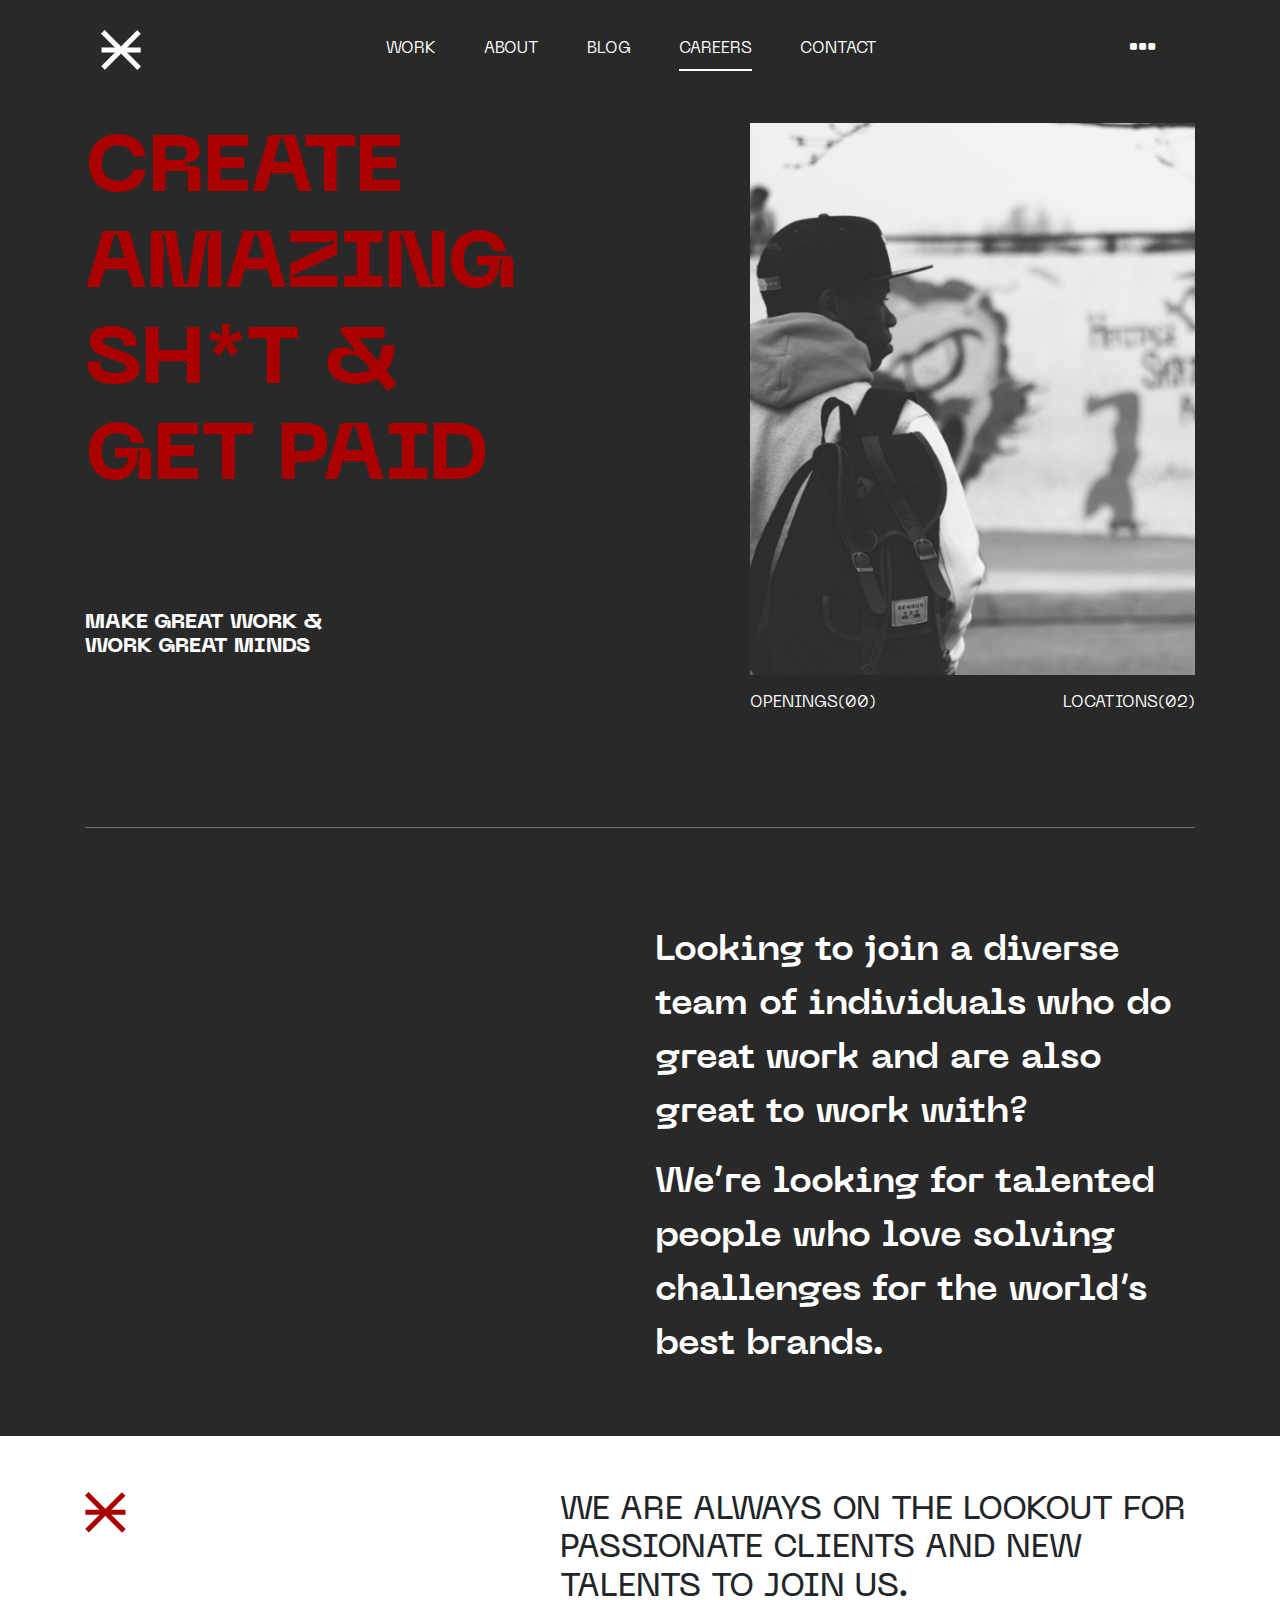
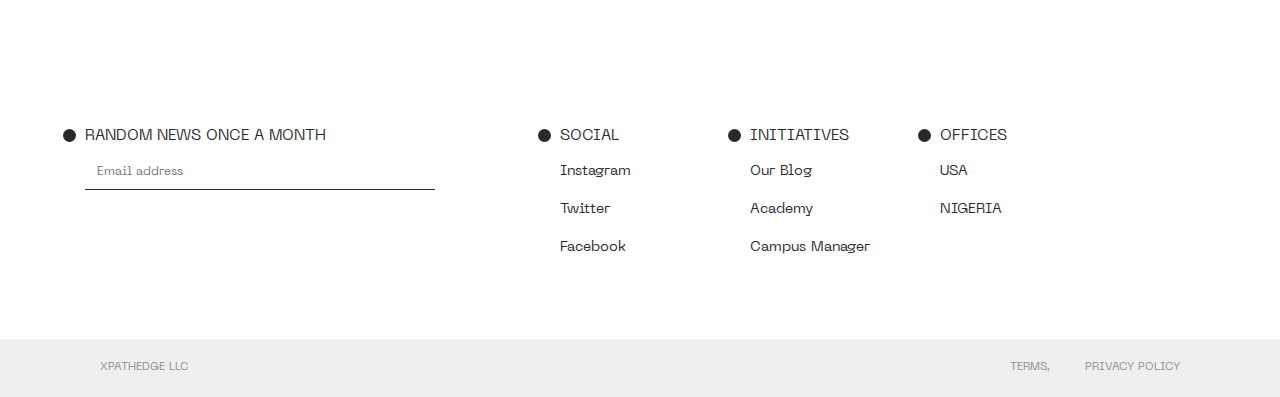
<file: careers.html>
<!DOCTYPE html>
<html lang="en">

    <head lang="en-US">
        <meta charset="utf-8" />
        <meta name="viewport" content="width=device-width, initial-scale=1.0" />
        <meta name="author" content="XPathEdge LLC" />
        <title>Careers - XPathEdge LLC</title>

        <!--favicicon-->
        <link rel="apple-touch-icon" sizes="180x180" href="img/apple-touch-icon.png">
        <link rel="icon" type="image/png" sizes="32x32" href="img/favicon-32x32.png">
        <link rel="icon" type="image/png" sizes="16x16" href="img/favicon-16x16.png">
        <link rel="manifest" href="img/site.webmanifest">



        <link rel="stylesheet" href="css/bootstrap.min.css" />
        <link rel="stylesheet" href="css/style.css" />
        <link rel="stylesheet" href="css/media-query.css" />

        <!--        font-->
        <link href="https://fonts.googleapis.com/css2?family=Fira+Sans:wght@400;500;600;700&display=swap" rel="stylesheet">
        <link href="https://fonts.googleapis.com/css2?family=Poppins:wght@300;400;500&display=swap" rel="stylesheet">
        <link rel="stylesheet" href="https://stackpath.bootstrapcdn.com/font-awesome/4.7.0/css/font-awesome.min.css">
    </head>

    <body style="background-color: #292929">
        <div class="">

            <div class="container pt-4">
                <nav class="navbar active_nav navbar-expand-lg navbar-dark py-md-0 fixed-to">
                    <a class="navbar-brand" href="/"><img src="img/logo.png" alt="XPathEdge Logo" width="40" class=""></a>
                    <button class="navbar-toggler" type="button" data-toggle="collapse" data-target="#navbarNav"
                            aria-controls="navbarNav" aria-expanded="false" aria-label="Toggle navigation">
                        <span class="navbar-toggler-icon"></span>
                    </button>

                    <div class="collapse navbar-collapse" id="navbarNav">
                        <ul class="navbar-nav ml-auto">
                            <li class="nav-item mx-md-4 my-md-0 postion-relative">
                                <a class="nav-link px-0 active text-uppercase text-white" href="/">Work</a>
                            </li>

                            <li class="nav-item mx-md-4 my-md-0 postion-relative">
                                <a class="nav-link px-0 text-uppercase text-white" href="about.html">About</a>
                            </li>

                            <li class="nav-item mx-md-4 my-md-0 postion-relative">
                                <a class="nav-link px-0 text-uppercase text-white" href="blog.html">Blog</a>
                            </li>

                            <li class="nav-item mx-md-4 my-md-0 postion-relative active">
                                <a class=" nav-link px-0 text-uppercase text-white" href="career.html">Careers</a>
                            </li>

                            <li class="nav-item mx-md-4 my-md-0 postion-relative">
                                <a class="nav-link px-0 text-uppercase text-white" href="contact.html">Contact</a>
                            </li>
                        </ul>

                        <ul class="navbar-nav ml-auto">
                            <li class="nav-item mx-md-4 my-md-0 postion-relative">
                                <a class="nav-link px-0 text-uppercase text-white" href="#"><i class="fa fa-ellipsis-h text-white fa-2x"></i></a>
                            </li>
                        </ul>
                    </div>
                </nav>
            </div>

        </div>


        <div class="container mt-5">
            <div class="row align-cener pb-5 mb-5">
                <div class="col-lg-5">
                    <h1 class="text-uppercase ultrabold font-80" style="color: #AA0000;">create
                        Amazing
                        sh*t &
                        Get paid</h1>

                    <div class="row mt-5 pt-5">
                        <div class="col-lg-8 my-2">
                            <h5 class="text-uppercase text-white ultrabold" style="font-weight: 800;">make great work
                                & work great minds</h5>
                        </div>
                    </div>

                </div>


                <div class="col-lg-5 offset-lg-2">
                    <div class="">
                        <img src="img/man-with-black-backpack-935980.jpg" alt="XPathEdge LLC" title="XPathEdge LLC" class="img-fluid" />

                        <div class="row">
                            <div class="col-lg-6">
                                <p class="text-uppercase text-white mt-3">Openings(00)</p>
                            </div>
                            <div class="col-lg-6">
                                <p class="text-uppercase text-white text-lg-right mt-3">Locations(02)</p>
                            </div>
                        </div>
                    </div>
                </div>

            </div>

            <div class="divider" style="width: 100%; border-top: 1px solid #707070;"></div>

        </div>


        <div class="container">
            <div class="row pt-5 mt-5">
                <div class="col-lg-4">
                </div>

                <div class="col-lg-6 offset-lg-2">

                    <p class="text-white" style="font-size: 36px; font-weight: 700">Looking to join a diverse team of individuals who do great work and are also great to work with?</p>
                    <p class="text-white" style="font-size: 36px; font-weight: 700">We’re looking for talented people who love solving challenges for the world’s best brands.</p>

                </div>
            </div>
        </div>

        <div class="footer-bg mt-5">
            <div class="footer__white">
                <div class="container">
                    <div class="row py-5">
                        <div class="col-lg-4 col-sm-6 col-12 about-widget footer-information my-2" data-aos="fade-up">
                            <a href="/" class="logo"><img src="img/logo-colored.png" alt="XPathEdge Logo" width=""></a>
                        </div>
                        <!-- /.about-widget -->
                        <div class="offset-lg-1 col-lg-7 col-sm-12 col-12 footer-list my-2">
                            <h2 class="text-uppercase">We are always on the lookout for passionate clients and new talents
                                to join us.</h2>
                        </div>
                    </div>


                    <div class="row py-5">
                        <!-- /.about-widget -->
                        <div class="col-lg-4 col-sm-6 col-12 footer-list aos-init aos-animate my-2" data-aos="fade-up">
                            <h5 class="footer__title footer--dark text-uppercase footer--dotdark">RANDOM NEWS ONCE A MONTH</h5>
                            <div class="form-group">
                                <input type="email" class="form-control footer_input--dark" id="email" name="email" placeholder="Email address">
                            </div>
                        </div>

                        <div class="offset-lg-1 col-lg-2 col-sm-6 col-12 footer-list aos-init aos-animate my-2" data-aos="fade-up">
                            <h5 class="footer__title footer--dark text-uppercase footer--dotdark">SOCIAL</h5>
                            <ul class="list-unstyled">
                                <li><a class="footer--dark" href="#">Instagram</a></li>
                                <li><a class="footer--dark" href="#">Twitter</a></li>
                                <li><a class="footer--dark" href="#">Facebook</a></li>
                            </ul>
                        </div>

                        <!-- /.footer-recent-post -->
                        <div class="col-lg-2 col-lg-2 col-sm-6 col-12 footer-list my-2">
                            <h5 class="footer__title footer--dark footer--dotdark">INITIATIVES</h5>
                            <ul class="list-unstyled footer__list">
                                <li><a class="footer--dark" href="#">Our Blog</a></li>
                                <li><a class="footer--dark" href="#">Academy</a></li>
                                <li><a class="footer--dark" href="#">Campus Manager</a></li>
                            </ul>
                        </div>

                        <div class="col-lg-2 col-sm-6 col-12 footer-list aos-init aos-animate my-2" data-aos="fade-up">
                            <h5 class="footer__title footer--dark footer--dotdark">OFFICES</h5>
                            <ul class="list-unstyled">
                                <li><a class="footer--dark" href="#">USA</a></li>
                                <li><a class="footer--dark" href="#">NIGERIA</a></li>
                            </ul>
                        </div>
                        <!-- /.footer-list -->
                    </div>
                </div>

            </div>


            <div class="footer__white--accent">
                <div class="container">
                    <div class="bottom-footer mt-0">
                        <div class="clearfix">
                            <!--                            <p class="float-md-left ml-3 ml-lg-0 text-uppercase mb-0">XPathEdge llc</p>-->
                            <ul class="float-md-left">
                                <li><a href="" class="text-uppercase">XPathEdge llc</a></li>
                            </ul>
                            <ul class="float-md-right">
                                <li><a href="#" class="text-uppercase">TERMS,</a></li>
                                <li><a href="#" class="text-uppercase">Privacy Policy</a></li>
                            </ul>
                        </div>
                    </div>
                    <!-- /.bottom-footer -->
                </div>
            </div>
        </div>



    </body>
    <script src="js/jquery.min.js"></script>
    <script src="js/bootstrap.min.js"></script>
</html>
</file>
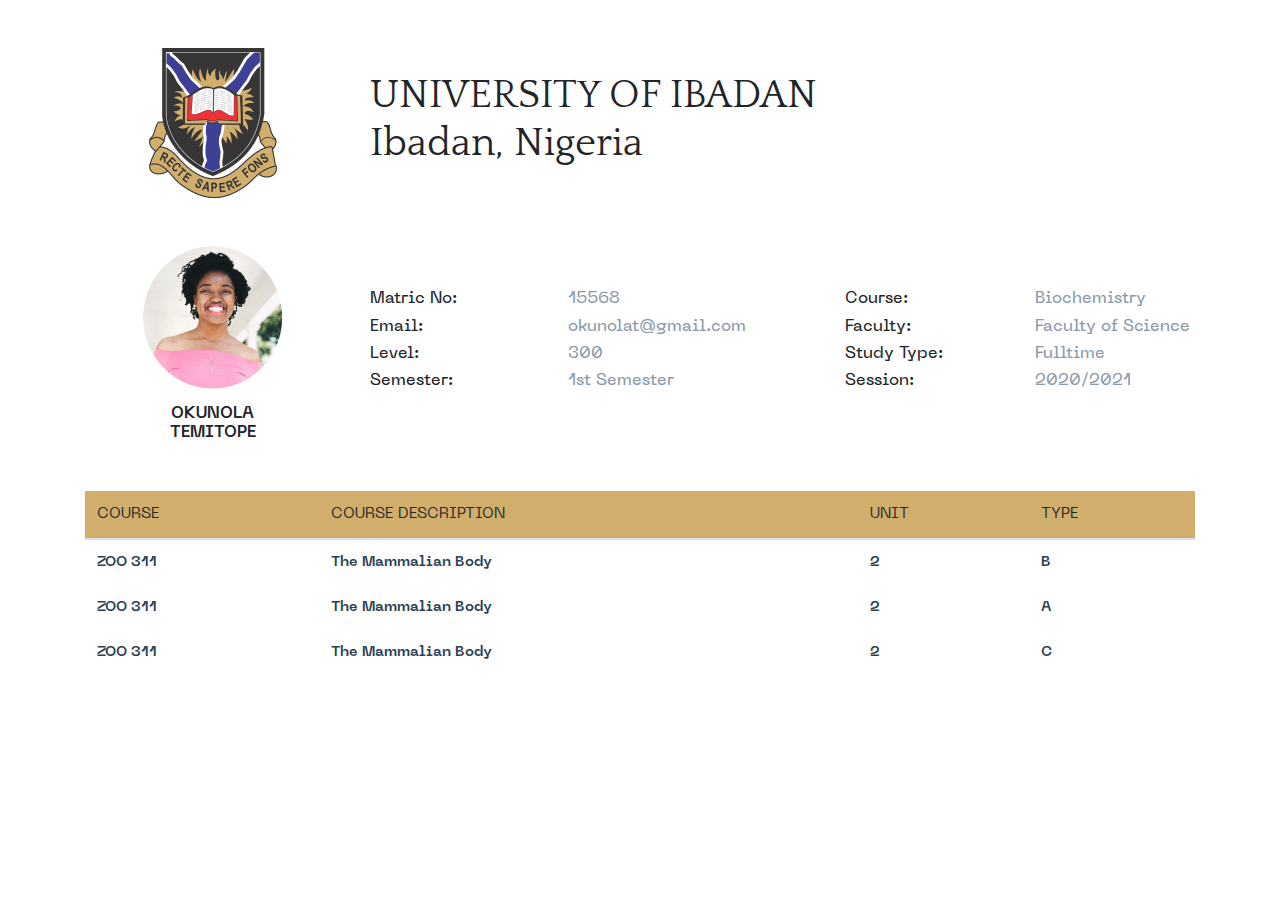
<file: course-form.html>
<!DOCTYPE html>
<html lang="en">

    <head lang="en-US">
        <meta charset="utf-8" />
        <meta name="viewport" content="width=device-width, initial-scale=1.0" />
        <title>Student Course Form</title>

        <link href="https://fonts.googleapis.com/css2?family=Source+Sans+Pro:wght@300;400;600;700&display=swap" rel="stylesheet"> 
        <link href="https://fonts.googleapis.com/css2?family=Source+Code+Pro:wght@400;500;600&display=swap" rel="stylesheet"> 
        <link href="https://fonts.googleapis.com/css2?family=Quattrocento:wght@700&display=swap" rel="stylesheet"> 
        <!-- Bootstrap CSS CDN -->
        <link rel="stylesheet" href="https://stackpath.bootstrapcdn.com/bootstrap/4.1.0/css/bootstrap.min.css">
        <!-- Our Custom CSS -->
        <link rel="stylesheet" href="css/style.css">
        <style>
            body {
                font-family: 'Source Sans Pro', sans-serif;
                font-size: 14px !important;
                overflow-x: hidden;
            }

            .font-15 {
                font-size: 16px;
            }

            .Quattrocento{
                font-family: 'Quattrocento', serif;
            }

            .align-center {
                align-items: center;
            }

            .bio-text font-15 {
                color: #042046;
            }

            h5.text-dim {
                font-size: 16px;
            }

            .text-dim {
                color: #8C99AA;
            }

            .  {
                font-weight: 600;
            }

            .result thead {
                background: #D1AE6C;
                font-weight: 400;
            }

            .result thead th {
                background: #D1AE6C;
                font-weight: 400;
                font-size: 15px;
            }


            .result td {
                color: #2C3E50;
                font-weight: 600;
            }

            .result .table th,
            .result .table td {
                padding: 0.75rem;
                vertical-align: top;
                border-top: 0px solid #dee2e6;
            }
        </style>
    </head>

    <body>
        <div class="container pt-5">
            <div class="row justify-content-center">
                <div class="col-lg-12">
                    <div class="row align-center">
                        <div class="col-lg-3">
                            <div class="text-center">
                                <img src="img/university-of-Ibadan_logox2.png" alt="university logo" class="img-fluid" title="university logo"/>
                            </div>
                        </div>

                        <div class="col-lg-8">
                            <h1 class="Quattrocento">UNIVERSITY OF IBADAN <br>
                                Ibadan, Nigeria</h1>
                        </div>
                    </div>


                    <div class="row align-center mt-5">
                        <div class="col-lg-3">
                            <div class="text-center">
                                <img
                                     src="img/student-avatar.png"
                                     class="img-fluid rounded-circle"
                                     alt="User Name"
                                     />
                                <h4 class="mt-3 mb-0 text-uppercase font-weight-bold bio-text font-15">
                                    OKUNOLA <br>
                                    TEMITOPE
                                </h4>
                            </div>
                        </div>


                        <div class="col-lg-5">
                            <div class="row">
                                <div class="col-lg-5">
                                    <h5 class="bio-text font-15 font-15">
                                        Matric No:
                                    </h5>
                                </div>
                                <div class="col-lg-6">
                                    <h5 class="text-dim">
                                        15568
                                    </h5>
                                </div>
                            </div>


                            <div class="row">
                                <div class="col-lg-5">
                                    <h5 class="bio-text font-15">
                                        Email:
                                    </h5>
                                </div>
                                <div class="col-lg-6">
                                    <h5 class="  text-dim">
                                        okunolat@gmail.com
                                    </h5>
                                </div>
                            </div>

                            <div class="row">
                                <div class="col-lg-5">
                                    <h5 class="bio-text font-15 ">
                                        Level:
                                    </h5>
                                </div>
                                <div class="col-lg-6">
                                    <h5 class="  text-dim">
                                        300
                                    </h5>
                                </div>
                            </div>

                            <div class="row">
                                <div class="col-lg-5">
                                    <h5 class="bio-text font-15 ">
                                        Semester:
                                    </h5>
                                </div>
                                <div class="col-lg-6">
                                    <h5 class="  text-dim">
                                        1st Semester
                                    </h5>
                                </div>
                            </div>
                        </div>

                        <div class="col-lg-4">
                            <div class="row">
                                <div class="col-lg-6">
                                    <h5 class="bio-text font-15 ">
                                        Course:
                                    </h5>
                                </div>
                                <div class="col-lg-6">
                                    <h5 class="  text-dim">
                                        Biochemistry
                                    </h5>
                                </div>
                            </div>


                            <div class="row">
                                <div class="col-lg-6">
                                    <h5 class="bio-text font-15 ">
                                        Faculty:
                                    </h5>
                                </div>
                                <div class="col-lg-6">
                                    <h5 class="  text-dim">
                                        Faculty of Science
                                    </h5>
                                </div>
                            </div>

                            <div class="row">
                                <div class="col-lg-6">
                                    <h5 class="bio-text font-15 ">
                                        Study Type:
                                    </h5>
                                </div>
                                <div class="col-lg-6">
                                    <h5 class="  text-dim">
                                        Fulltime
                                    </h5>
                                </div>
                            </div>

                            <div class="row">
                                <div class="col-lg-6">
                                    <h5 class="bio-text font-15 ">
                                        Session:
                                    </h5>
                                </div>
                                <div class="col-lg-6">
                                    <h5 class="  text-dim">
                                        2020/2021
                                    </h5>
                                </div>
                            </div>


                        </div>
                    </div>



                    <div class="row result mt-5">
                        <div class="col-lg-12">
                            <div class="form-border">
                                <table class="table">
                                    <thead>
                                        <tr>
                                            <th scope="col">COURSE</th>
                                            <th scope="col">COURSE DESCRIPTION</th>
                                            <th scope="col">UNIT</th>
                                            <th scope="col">TYPE</th>
                                        </tr>
                                    </thead>
                                    <tbody>
                                        <tr>
                                            <td scope="">ZOO 311</td>
                                            <td>The Mammalian Body</td>
                                            <td>2</td>
                                            <td>B</td>
                                        </tr>

                                        <tr>
                                            <td scope="">ZOO 311</td>
                                            <td>The Mammalian Body</td>
                                            <td>2</td>
                                            <td>A</td>
                                        </tr>

                                        <tr>
                                            <td scope="">ZOO 311</td>
                                            <td>The Mammalian Body</td>
                                            <td>2</td>
                                            <td>C</td>
                                        </tr>

                                    </tbody>
                                </table>
                            </div>

                        </div>
                    </div>

                </div>
            </div>
        </div>
    </body>
</html>
</file>
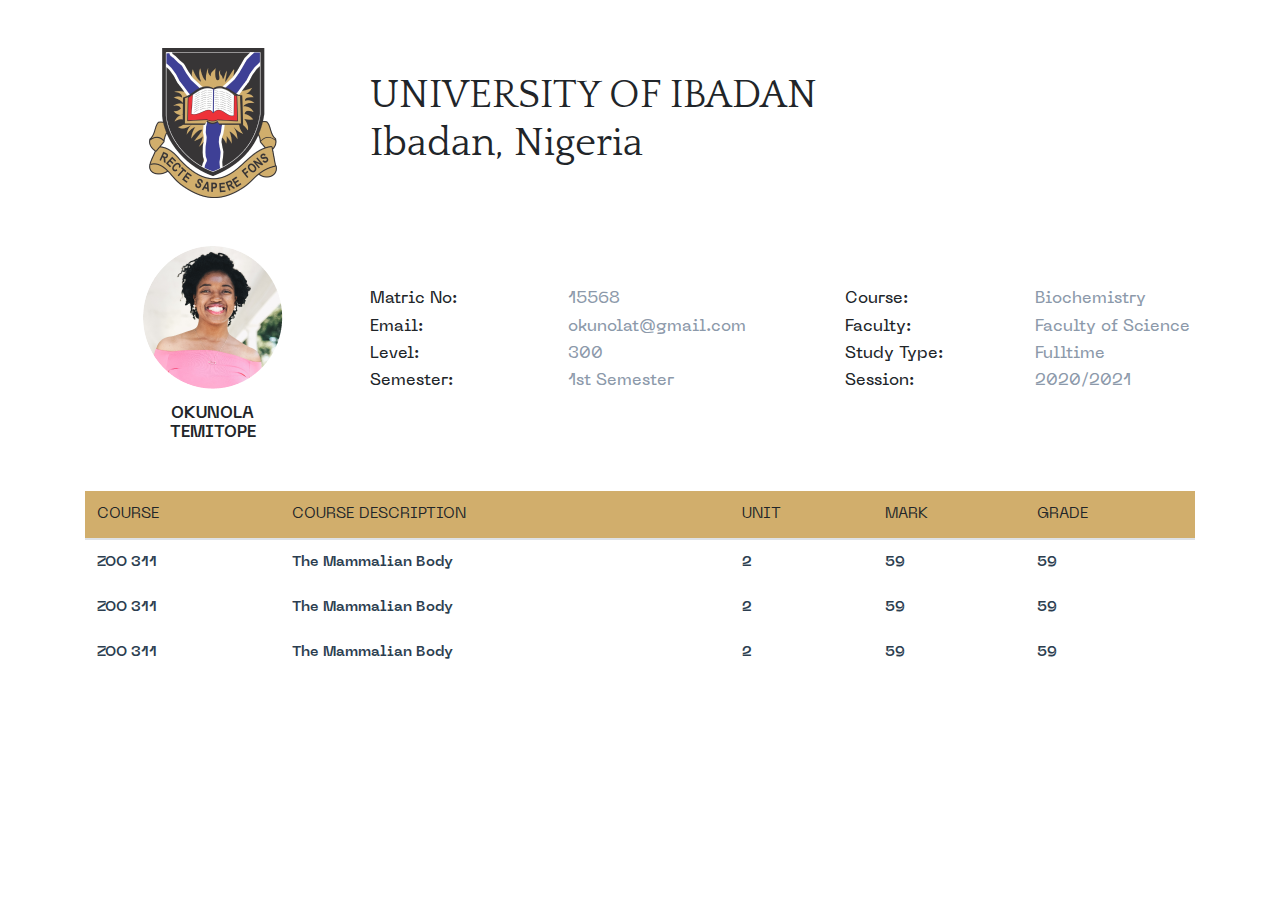
<file: result.html>
<!DOCTYPE html>
<html lang="en">

  <head lang="en-US">
    <meta charset="utf-8" />
    <meta name="viewport" content="width=device-width, initial-scale=1.0" />
    <title>Student Result</title>

    <link href="https://fonts.googleapis.com/css2?family=Source+Sans+Pro:wght@300;400;600;700&display=swap" rel="stylesheet">
    <link href="https://fonts.googleapis.com/css2?family=Source+Code+Pro:wght@400;500;600&display=swap" rel="stylesheet">
    <link href="https://fonts.googleapis.com/css2?family=Quattrocento:wght@700&display=swap" rel="stylesheet">
    <!-- Bootstrap CSS CDN -->
    <link rel="stylesheet" href="https://stackpath.bootstrapcdn.com/bootstrap/4.1.0/css/bootstrap.min.css">
    <!-- Our Custom CSS -->
    <link rel="stylesheet" href="css/style.css">
    <style>
      body {
        font-family: 'Source Sans Pro', sans-serif;
        font-size: 14px !important;
        overflow-x: hidden;
      }

      .font-15 {
        font-size: 16px;
      }

      .Quattrocento{
        font-family: 'Quattrocento', serif;
      }

      .align-center {
        align-items: center;
      }

      .bio-text font-15 {
        color: #042046;
      }

      h5.text-dim {
        font-size: 16px;
      }

      .text-dim {
        color: #8C99AA;
      }

      .  {
        font-weight: 600;
      }

      .result thead {
        background: #D1AE6C;
        font-weight: 400;
      }

      .result thead th {
        background: #D1AE6C;
        font-weight: 400;
        font-size: 15px;
      }


      .result td {
        color: #2C3E50;
        font-weight: 600;
      }

      .result .table th,
      .result .table td {
        padding: 0.75rem;
        vertical-align: top;
        border-top: 0px solid #dee2e6;
      }
    </style>
  </head>

  <body>
    <div class="container pt-5">
      <div class="row justify-content-center">
        <div class="col-lg-12">
          <div class="row align-center">
            <div class="col-lg-3">
              <div class="text-center">
                <img src="img/university-of-Ibadan_logox2.png" alt="university logo" class="img-fluid" title="university logo"/>
              </div>
            </div>

            <div class="col-lg-8">
              <h1 class="Quattrocento">UNIVERSITY OF IBADAN <br>
                Ibadan, Nigeria</h1>
            </div>
          </div>

          <div class="row align-center mt-5">
            <div class="col-lg-3">
              <div class="text-center">
                <img
                     src="img/student-avatar.png"
                     class="img-fluid rounded-circle"
                     alt="User Name"
                     />
                <h4 class="mt-3 mb-0 text-uppercase font-weight-bold bio-text font-15">
                  OKUNOLA <br>
                  TEMITOPE
                </h4>
              </div>
            </div>


            <div class="col-lg-5">
              <div class="row">
                <div class="col-lg-5">
                  <h5 class="bio-text font-15 font-15">
                    Matric No:
                  </h5>
                </div>
                <div class="col-lg-6">
                  <h5 class="text-dim">
                    15568
                  </h5>
                </div>
              </div>


              <div class="row">
                <div class="col-lg-5">
                  <h5 class="bio-text font-15">
                    Email:
                  </h5>
                </div>
                <div class="col-lg-6">
                  <h5 class="  text-dim">
                    okunolat@gmail.com
                  </h5>
                </div>
              </div>

              <div class="row">
                <div class="col-lg-5">
                  <h5 class="bio-text font-15 ">
                    Level:
                  </h5>
                </div>
                <div class="col-lg-6">
                  <h5 class="  text-dim">
                    300
                  </h5>
                </div>
              </div>

              <div class="row">
                <div class="col-lg-5">
                  <h5 class="bio-text font-15 ">
                    Semester:
                  </h5>
                </div>
                <div class="col-lg-6">
                  <h5 class="  text-dim">
                    1st Semester
                  </h5>
                </div>
              </div>
            </div>

            <div class="col-lg-4">
              <div class="row">
                <div class="col-lg-6">
                  <h5 class="bio-text font-15 ">
                    Course:
                  </h5>
                </div>
                <div class="col-lg-6">
                  <h5 class="  text-dim">
                    Biochemistry
                  </h5>
                </div>
              </div>


              <div class="row">
                <div class="col-lg-6">
                  <h5 class="bio-text font-15 ">
                    Faculty:
                  </h5>
                </div>
                <div class="col-lg-6">
                  <h5 class="  text-dim">
                    Faculty of Science
                  </h5>
                </div>
              </div>

              <div class="row">
                <div class="col-lg-6">
                  <h5 class="bio-text font-15 ">
                    Study Type:
                  </h5>
                </div>
                <div class="col-lg-6">
                  <h5 class="  text-dim">
                    Fulltime
                  </h5>
                </div>
              </div>

              <div class="row">
                <div class="col-lg-6">
                  <h5 class="bio-text font-15 ">
                    Session:
                  </h5>
                </div>
                <div class="col-lg-6">
                  <h5 class="  text-dim">
                    2020/2021
                  </h5>
                </div>
              </div>


            </div>
          </div>

          <div class="row result mt-5">
            <div class="col-lg-12">
              <div class="form-border">
                <table class="table">
                  <thead>
                    <tr>
                      <th scope="col">COURSE</th>
                      <th scope="col">COURSE DESCRIPTION</th>
                      <th scope="col">UNIT</th>
                      <th scope="col">MARK</th>
                      <th scope="col">GRADE</th>
                    </tr>
                  </thead>
                  <tbody>
                    <tr>
                      <td scope="">ZOO 311</td>
                      <td>The Mammalian Body</td>
                      <td>2</td>
                      <td>59</td>
                      <td>59</td>
                    </tr>

                    <tr>
                      <td scope="">ZOO 311</td>
                      <td>The Mammalian Body</td>
                      <td>2</td>
                      <td>59</td>
                      <td>59</td>
                    </tr>

                    <tr>
                      <td scope="">ZOO 311</td>
                      <td>The Mammalian Body</td>
                      <td>2</td>
                      <td>59</td>
                      <td>59</td>
                    </tr>

                  </tbody>
                </table>
              </div>

            </div>
          </div>

        </div>
      </div>
    </div>
  </body>
</html>
</file>
<file: css/style.css>
@font-face {
    font-family: 'Neue Machina';
    src: url("font/neuema/NeueMachina-Light.otf") format("opentype");
    font-weight: 300;
    font-style: normal;
}

@font-face
{
    font-family: 'Neue Machina';
    src: url('font/neuema/NeueMachina-Regular.otf') format("opentype");
    font-weight: 400;
    font-style: normal;
}


@font-face {
    font-family: 'Neue Machina';
    src: url("font/neuema/NeueMachina-Medium.otf") format("opentype");
    font-weight: 500;
    font-style: normal;
}

@font-face {
    font-family: 'Neue Machina';
    src: url("font/neuema/NeueMachina-Bold.otf") format("opentype");
    font-weight: 700;
    font-style: normal;
}


@font-face {
    font-family: 'Neue Machina';
    src: url("font/neuema/NeueMachina-Ultrabold.otf") format("opentype");
    font-weight: 800;
    font-style: normal;
}

@font-face {
    font-family: 'Neue Machina';
    src: url("font/neuema/NeueMachina-Black.otf") format("opentype");
    font-weight: 900;
    font-style: normal;
}

body {
    font-family: 'Neue Machina', sans-serif !important;
    font-size: 16px;
    overflow-x: hidden;
    transition: all 0.5s ease;
}

.fira {
    font-family: 'Fira Sans', sans-serif;
    font-family: 'Neue Machina', sans-serif !important;
    font-weight:900;
}

.align-center {
    align-items: center;
}

.light {
    font-weight: 300;
}

.medium {
    font-weight: 500;
}

.bold {
    font-weight: 700;
}

.ultrabold {
    font-weight: 800;
}

.black {
    font-weight: 900;
}

.font-80 {
    font-size: 80px;
}
.font-50 {
    font-size: 50px;
}

.link {
    text-decoration: none !important;
}

/*Xpathedge Website*/
/* OVERLAY
=========================== */
.overlay {
    position: fixed;
    width: 100%;
    height: 100%;
    top: 0%;
    z-index: 99;
}

.first {
    background: #000;
}

.second {
    background: #000;
    left: 33.3%;
}

.third {
    background: #000;
    left: 66.6%;
}


.banner {
    height: 100vh;
}

.banner__title {
    font-size:80px;
}

.options_sec {
    position: relative;
    top: -200px;
    height: 90vh;
}



li.active {
    border-bottom: 2px solid #fff;
}

li.active_dark {
    border-bottom: 2px solid #000;
}

.active_nav .nav-link {
    color: #fff;   
}

.border--right {
    border-right: 1px solid #707070;
}

.section__4 {
    background-color: #fff;
    height: 100vh
}

.section__4 h1, .section__4 p {
    color: #fff;
}

.section__4 img {
    display: none;
}


.bgcolor-white {
    background-color: #fff;
    transition: background-color 1s ease;
}

.bgcolor-white h1 {
    color: #fff;
}

.bgcolor-white p {
    color: #fff;
}

.bgcolor-white img {
    visibility: hidden;
    transition: visibility 0.5s ease;
}

.color-black {
    background-color: #1C1C1C !important;
    transition: background-color 1s ease;
}

.color-black h1 {
    color: #FE2633;
}

.color-black p {
    color: #fff;
}

.color-black img {
    display: block;
    visibility: visible;
}

/*Footer*/
.about-widget .email {
    font-size: 18px;
    color: #333333;
    margin: 15px 0 15px;
    display: block;
    font-family: "Calibre Regular", Arial, sans-serif !important;
}

.phone {
    font-size: 22px;
    color: #333333;
    font-family: "Calibre Regular", Arial, sans-serif !important;
}

.btn-trans {
    color: #1C1C1C;
    background-color: #0000;
    border-color: #1C1C1C !important;
}

.btn-trans:hover {
    color: #1C1C1C;
    background-color: #0000;
    border-color: #1C1C1C !important;
}

.btn--trans__white {
    color: #fff;
    background-color: #0000;
    border-color: #fff !important;
}

.btn--trans__white:hover {
    color: #fff;
    background-color: #0000;
    border-color: #fff !important;
}

.font-13 {
    font-size: 13px !important;
}

.text-wine {
    color: #FE2633;
}


.text-primary-default {
    color: #AA0000;
}


.text-primary-grey {
    color: #9A9A9A
}

.about_text_falling {
    line-height: 5rem; margin-top: 150px
}

.swiper-container {
    width: 100%;
    height: 100%;
    cursor: url('../img/drag_icon.png'), auto;
}

.swiper-slide {
    word-wrap: break-word;
}

.swiper-container-horizontal > .swiper-pagination-progressbar {
    bottom: 0 !important;
    top: inherit !important;
}


/*footer-dark*/

.footer-1 {
    background-color: #292929;
}
/*

.footer-bg {
background-color: #f3f3f3;
background-image: url(../img/5d816b07d26938434adbcc98_image-footer-circle.svg);
}
*/

input.footer-form {
    background-color: transparent;
    border: 0px;
    border-bottom: 1px solid #fff;
    border-radius: 0px;
}

.footer-form::placeholder {
    font-size: 12px !important;
}

.footer-bg .title {
    font-size: 15px;
    color: #fff;
    font-weight: normal;
    text-transform: uppercase;
}

.footer-list ul li a {
    display: block;
    line-height: 38px;
    font-size: 14px;
    color: #fff;
}

.footer-list ul li a:hover {
    color: #76797e;
    text-decoration: none;
}

.footer-information p {
    padding: 0 0 30px;
    color: #333333;
}

.footer-information ul li {
    display: inline-block;
}


.footer-information ul li a {
    border-radius: 50% !important;
    text-align: center !important;
    line-height: 35px !important;
    color: #dbdbdb !important;
    margin-right: 10px !important;
}

.clearfix:before,
.clearfix:after {
    display: table;
    content: "";
    line-height: 0;
}

.footer-2 {
    background-color: #000;
}

.bottom-footer {
    padding: 15px 0;
}

.bottom-footer p {
    /*	float: left;*/
    color: #8D8D8D;
    font-size: 11px;
}

.bottom-footer ul {
    /*	float: right;*/
    margin-bottom: 0px;
    padding-left: 0px;
}

.bottom-footer ul li {
    display: inline-block;
}

.bottom-footer ul li a {
    line-height: 28px;
    color: #8D8D8D;
    font-size: 11px;
    margin: auto 15px;
}

.bottom-footer ul li a:hover {
    color: #3152dc;
    text-decoration: none;
}

.footer--dotlight:before {
    content: "\A";
    width: 13px;
    height: 13px;
    border-radius: 50%;
    background: #fff;
    display: inline-block;
    margin-bottom: 2px;
    position: absolute;
    left: -7px;
    top: 2px;
}




/*footer-light*/


.footer__white {
    background-color: #fff;
}

input.footer_input--dark {
    background-color: transparent;
    border: 0px;
    border-bottom: 1px solid #292929;
    border-radius: 0px;
}

.footer_input--dark::placeholder {
    font-size: 12px !important;
}

.footer__title {
    font-size: 15px;
    font-weight: normal;
    text-transform: uppercase;
}

.footer--dark {
    color: #292929 !important;
}

.footer__list a {
    display: block;
    line-height: 38px;
    font-size: 14px;
}

a.footer--dark:hover {
    color: #76797e !important;
    text-decoration: none;
}


.footer--dotdark:before {
    content: "\A";
    width: 13px;
    height: 13px;
    border-radius: 50%;
    background: #292929;
    display: inline-block;
    margin-bottom: 2px;
    position: absolute;
    left: -7px;
    top: 2px;
}


.footer-information p {
    padding: 0 0 30px;
    color: #333333;
}

.footer-information ul li {
    display: inline-block;
}


.footer-information ul li a {
    border-radius: 50% !important;
    text-align: center !important;
    line-height: 35px !important;
    color: #dbdbdb !important;
    margin-right: 10px !important;
}

.clearfix:before,
.clearfix:after {
    display: table;
    content: "";
    line-height: 0;
}

.footer__white--accent {
    background-color: #EFEFEF;
}

.bottom-footer {
    padding: 15px 0;
}

.bottom-footer p {
    /*	float: left;*/
    color: #8D8D8D;
    font-size: 11px;
}

.bottom-footer ul {
    /*	float: right;*/
    margin-bottom: 0px;
    padding-left: 0px;
}

.bottom-footer ul li {
    display: inline-block;
}

.bottom-footer ul li a {
    line-height: 28px;
    color: #8D8D8D;
    font-size: 11px;
    margin: auto 15px;
}

.bottom-footer ul li a:hover {
    color: #3152dc;
    text-decoration: none;
}

.work__detail img {
    width: 414px;
    height: 489px;
}

.accolades ul li {
    border-top: 1px solid #707070;
}

.dotdark:before {
    content: "\A";
    width: 13px;
    height: 13px;
    border-radius: 50%;
    background: #292929;
    display: inline-block;
    margin-bottom: 2px;
    position: absolute;
    left: -20px;
    position: absolute;
}

/*transition intro*/

ul.transition {
    display: flex;
    position: fixed;
    z-index: 10;
    height: 100vh;
    width: 100%;
    top: 0;
    left: 0;
    margin: 0;
    pointer-events: none;
    list-style: none;
    padding: 0;
}

ul.transition li {
    transform: scaleY(0);
    background: #708EF5;
    width: 20%;
}

/*add fixed*/
.add_fixed {
    position: fixed;
    top: 20%;
    left: 20;
    z-index: 10;
}

.page-transition__black {
    position: absolute;
    left: 0;
    top: 0;
    height: 100vh;
    width: 100vw;
    background: #000;
    z-index: 50;
}

.page-transition__red {
    position: absolute;
    left: 0;
    top: 0;
    height: 100vh;
    width: 100vw;
    background: red;
    z-index: 50;
}

.transition__logo {
    text-transform: uppercase;
    font-family: sans-serif;
    font-size: 60px;
    position: absolute;
    z-index: 1;
    color: #fff;
    font-weight: bold;
    top: 50vh;
    left: 50vw;
    transform: translate(-50%,-50%);
    z-index: 50;
}

@media (prefers-reduced-motion: no-preference) {
    .App-logo {
        animation: App-logo-spin infinite 20s linear;
    }
}

@keyframes App-logo-spin {
    from {
        transform: rotate(0deg);
    }
    to {
        transform: rotate(360deg);
    }
}
</file>
<file: css/media-query.css>
/*
##Device = Desktops
##Screen = 1281px to higher resolution desktops
*/

@media (min-width: 1281px) {

  /* CSS */

}

/*
##Device = Laptops, Desktops
##Screen = B/w 1025px to 1280px
*/

@media (min-width: 1025px) and (max-width: 1280px) {

  /* CSS */

}

/*
##Device = Tablets, Ipads (portrait)
##Screen = B/w 768px to 1024px
*/

@media (min-width: 768px) and (max-width: 1024px) {

  /* CSS */

  .banner {
    height: 75vh;
  }

  .banner__title {
    font-size:70px;
  }

  .options_sec {
    position: relative;
    top: -180px;
    height: 35vh;
  }

  .section__4 {
    background-color: #1C1C1C;
    height: auto;
  }

  .bottom-footer ul li a {
    margin: auto 5px;
  }

}

/*
##Device = Tablets, Ipads (landscape)
##Screen = B/w 768px to 1024px
*/

@media (min-width: 768px) and (max-width: 1024px) and (orientation: landscape) {

  /* CSS */

}

/*
##Device = Low Resolution Tablets, Mobiles (Landscape)
##Screen = B/w 481px to 767px
*/

@media (min-width: 481px) and (max-width: 767px) {

  /*  CSS*/

}

/*
##Device = Most of the Smartphones Mobiles (Portrait)
##Screen = B/w 320px to 479px
*/

@media (min-width: 320px) and (max-width: 480px) {

  /*  CSS*/

  .banner {
    height: 80vh;
  }

  .banner__title {
    font-size:40px;
  }

  .options_sec {
    position: relative;
    top: -90px;
    height: auto;
  }

  .section__4 {
    background-color: #1C1C1C;
    height: auto;
  }

  .bottom-footer ul li a {
    margin: auto 5px;
  }


  .font-80 {
    font-size: 10vw;
    line-height: 1em !important;
  }

  .font-50 {
    font-size: 40px;
  }

  .logo__small {
    width: 100px;
  }

  .about_text_falling {
    line-height: 5rem;
    margin-top: 10px
  }

  .footer--dotdark:before {
    content: "\A";
    width: 10px;
    height: 10px;
    border-radius: 50%;
    background: #292929;
    display: inline-block;
    margin-bottom: 2px;
    position: absolute;
    left: 2px;
    top: 5px;
  }

  .footer--dotlight:before {
    content: "\A";
    width: 10px;
    height: 10px;
    border-radius: 50%;
    background: #fff;
    display: inline-block;
    margin-bottom: 2px;
    position: absolute;
    left: 2px;
    top: 5px;
  }

}
</file>
